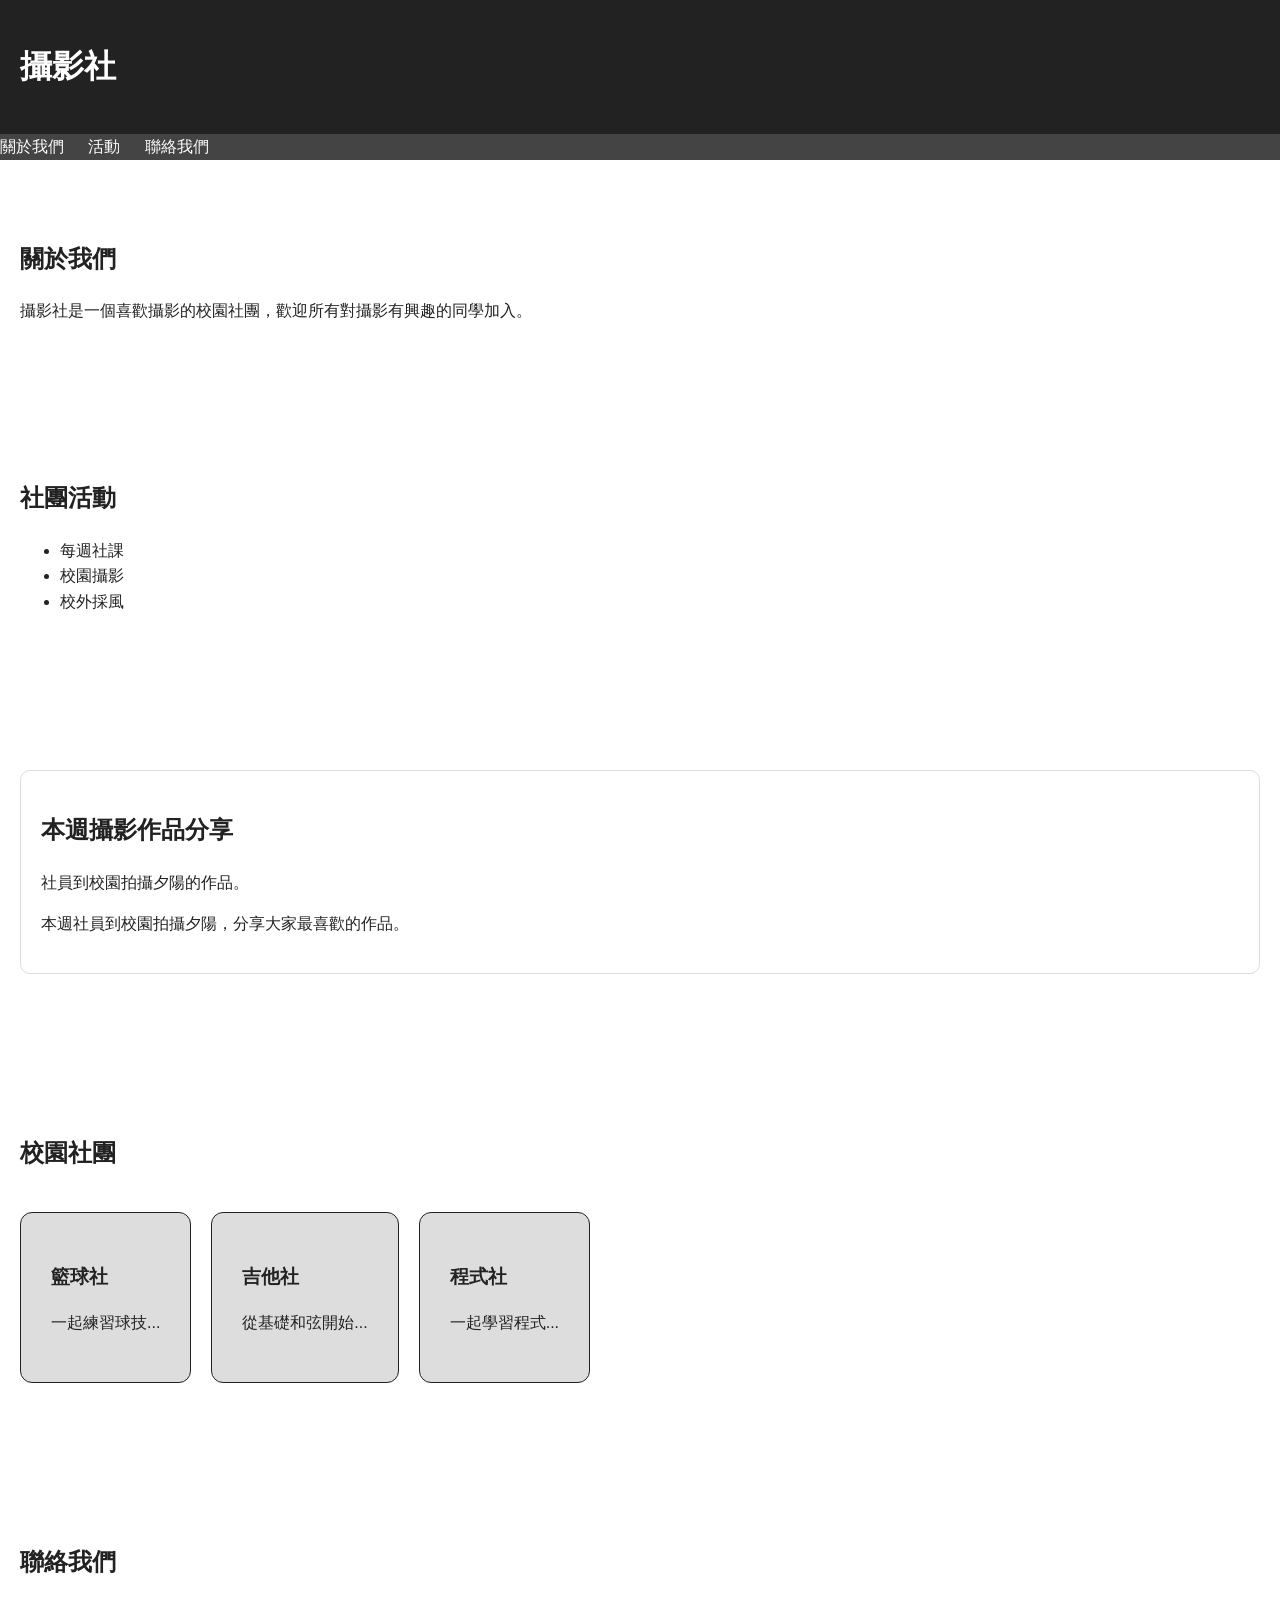
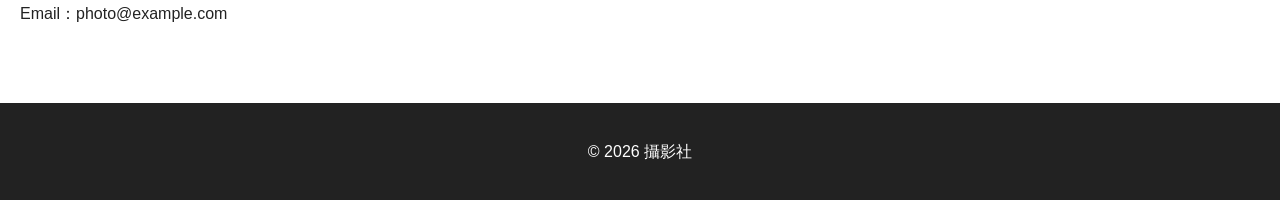
<file: index.html>
<!doctype html>
<html lang="en">
  <head>
    <meta charset="UTF-8" />
    <meta name="viewport" content="width=device-width, initial-scale=1.0" />
    <title>Document</title>
    <link rel="stylesheet" href="style.css"
  </head>
  <body>
    <!-- 網站標題 -->
    <header>
      <h1>攝影社</h1>
    </header>
    <!-- 導覽列 -->
    <nav>
      <a href="#about">關於我們</a>
      <a href="#activity">活動</a>
      <a href="#contact">聯絡我們</a>
    </nav>
    <main>
      <section id="about">
        <h2>關於我們</h2>
        <p>攝影社是一個喜歡攝影的校園社團，歡迎所有對攝影有興趣的同學加入。</p>
      </section>
      <section id="activity">
        <h2>社團活動</h2>
        <ul>
          <li>每週社課</li>
          <li>校園攝影</li>
          <li>校外採風</li>
        </ul>
      </section>
    </main>
    <section id="artwork">
      <article>
        <h2>本週攝影作品分享</h2>
        <p>社員到校園拍攝夕陽的作品。</p>
        <p>本週社員到校園拍攝夕陽，分享大家最喜歡的作品。</p>
      </article>
    </section>

<section id="clubs">
    <h2>校園社團</h2>
    <div class="clubs">
        <article class="card">
            <h3>籃球社</h3>
            <p>一起練習球技...</p>
        </article>
        <article class="card">
            <h3>吉他社</h3>
            <p>從基礎和弦開始...</p>
        </article>
        <article class="card">
            <h3>程式社</h3>
            <p>一起學習程式...</p>
        </article>
    </div>
</section>

    <section id="contact">
      <h2>聯絡我們</h2>
      <p>Email：photo@example.com</p>
    </section>

    <footer>
      <p>© 2026 攝影社</p>
    </footer>
  </body>
</html>
</file>
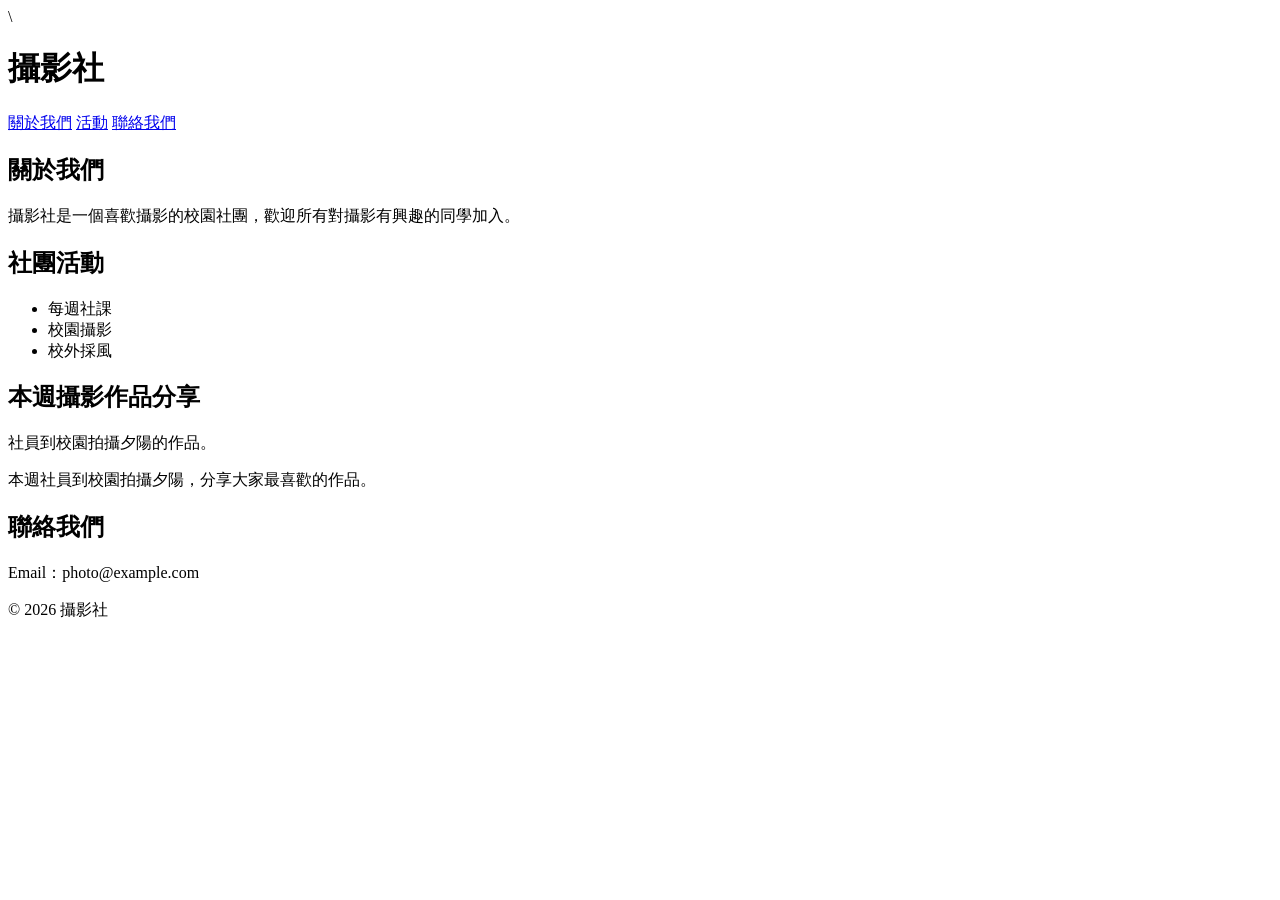
<file: wk3/index.html>
\<!doctype html>
<html lang="en">
  <head>
    <meta charset="UTF-8" />
    <meta name="viewport" content="width=device-width, initial-scale=1.0" />
    <title>Document</title>
  </head>
  <body>
    <!-- 網站標題 -->
    <header>
      <h1>攝影社</h1>
    </header>
    <!-- 導覽列 -->
    <nav>
      <a href="#about">關於我們</a>
      <a href="#activity">活動</a>
      <a href="#contact">聯絡我們</a>
    </nav>
    <main>
      <section id="about">
        <h2>關於我們</h2>
        <p>攝影社是一個喜歡攝影的校園社團，歡迎所有對攝影有興趣的同學加入。</p>
      </section>
      <section id="activity">
        <h2>社團活動</h2>
        <ul>
          <li>每週社課</li>
          <li>校園攝影</li>
          <li>校外採風</li>
        </ul>
      </section>
    </main>
    <section id="artwork">
      <article>
        <h2>本週攝影作品分享</h2>
        <p>社員到校園拍攝夕陽的作品。</p>
        <p>本週社員到校園拍攝夕陽，分享大家最喜歡的作品。</p>
      </article>
    </section>
    <section id="contact">
      <h2>聯絡我們</h2>
      <p>Email：photo@example.com</p>
    </section>

    <footer>
      <p>© 2026 攝影社</p>
    </footer>
  </body>
</html>
</file>
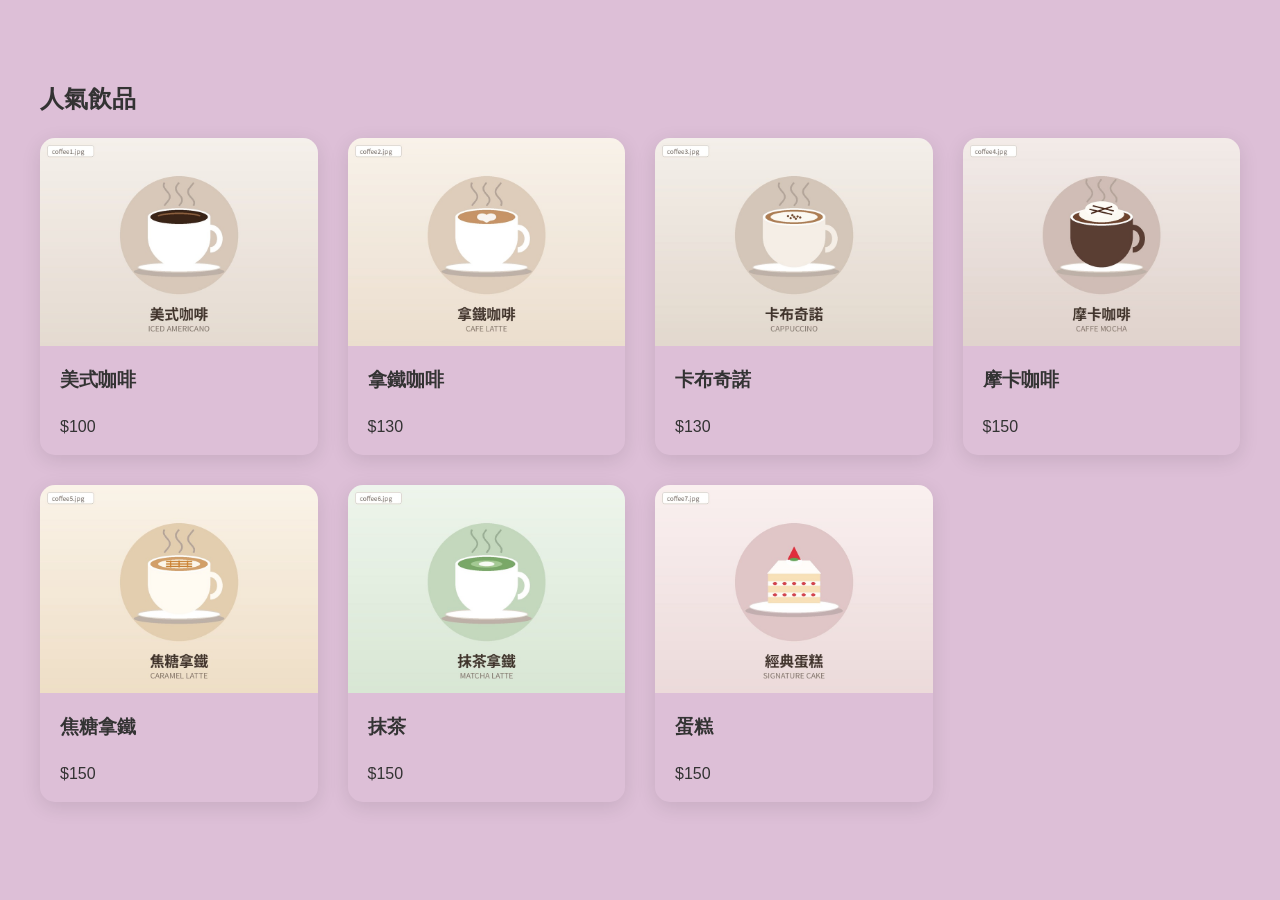
<file: wk6/index.html>
<!DOCTYPE html>
<html lang="en">
<link>
    <meta charset="UTF-8">
    <meta name="viewport" content="width=device-width, initial-scale=1.0">
    <title>咖啡店飲品區</title>
    <link rel="stylesheet" href="style.css"
</head>
<body>
    <section class="menu">
<h2>人氣飲品</h2>
<div class="menu-grid">
<!-- 商品卡片放在這裡 -->
 
 <article class="menu-card">
  <img src="images/coffee1.jpg" alt="美式咖啡">
  <h3>美式咖啡</h3>
  <p>$100</p>
</article>
  
  <article class="menu-card">
  <img src="images/coffee2.jpg" alt="拿鐵咖啡">
  <h3>拿鐵咖啡</h3>
  <p>$130</p>
</article>


<article class="menu-card">
  <img src="images/coffee3.jpg" alt="卡布奇諾">
  <h3>卡布奇諾</h3>
  <p>$130</p>
</article>

<article class="menu-card">
  <img src="images/coffee4.jpg" alt="摩卡咖啡">
  <h3>摩卡咖啡</h3>
  <p>$150</p>
</article>

<article class="menu-card">
  <img src="images/coffee5.jpg" alt="焦糖拿鐵">
  <h3>焦糖拿鐵</h3>
  <p>$150</p>
</article>

<article class="menu-card">
  <img src="images/coffee6.jpg" alt="抹茶">
  <h3>抹茶</h3>
  <p>$150</p>
</article>

<article class="menu-card">
  <img src="images/coffee7.jpg" alt="蛋糕">
  <h3>蛋糕</h3>
  <p>$150</p>
</article>
</div>

</section>

</body>
</html>
</file>
<file: style.css>
body {
     margin: 0;
  font-family: Arial, sans-serif;
  line-height: 1.6;
  color: #222;
}

header{
       background: #222;
  color: white;
  padding: 20px;
}

nav{
    background: #444;
}

nav a{
    color:white;
    text-decoration: none;
    margin-right: 20px;
}

nav a:hover{
  color: rgba(230, 222, 142, 0.767);
}

section {
  padding: 60px 20px;
}

article{
  border: 1px solid #ddd;
  padding: 20px;
  margin: 20px 0;
  border-radius: 10px;
}

footer {
  background: #222;
  color: white;
  text-align: center;
  padding: 20px;
}

.clubs {
gap: 20px;
display:flex;
}

.card {
background: #ddd;
padding: 30px;
border: 1px solid #222;
border-radius: 12px;
}
</file>
<file: wk6/style.css>
body {
  margin: 0;
  font-family: Arial, sans-serif;
  line-height: 1.6;
  color: #333;
  background: #ddbfd7;
}
.menu {
  max-width: 1200px;
  margin: auto;
  padding: 60px 20px;
}
.menu-grid {
  display: grid;
  grid-template-columns: repeat(4, 1fr);
  gap: 30px;
}

.menu {
  max-width: 1200px;
  margin: auto;
  padding: 60px 20px;
}

.menu-card {
  overflow: hidden;
  border-radius: 15px;
  box-shadow: 0 5px 20px rgba(0,0,0,0.1);
}

.menu-card img {
  width: 100%;
  display: block;
}
 
.menu-card h3, .menu-card p {
  padding: 0 20px;
}
</file>
